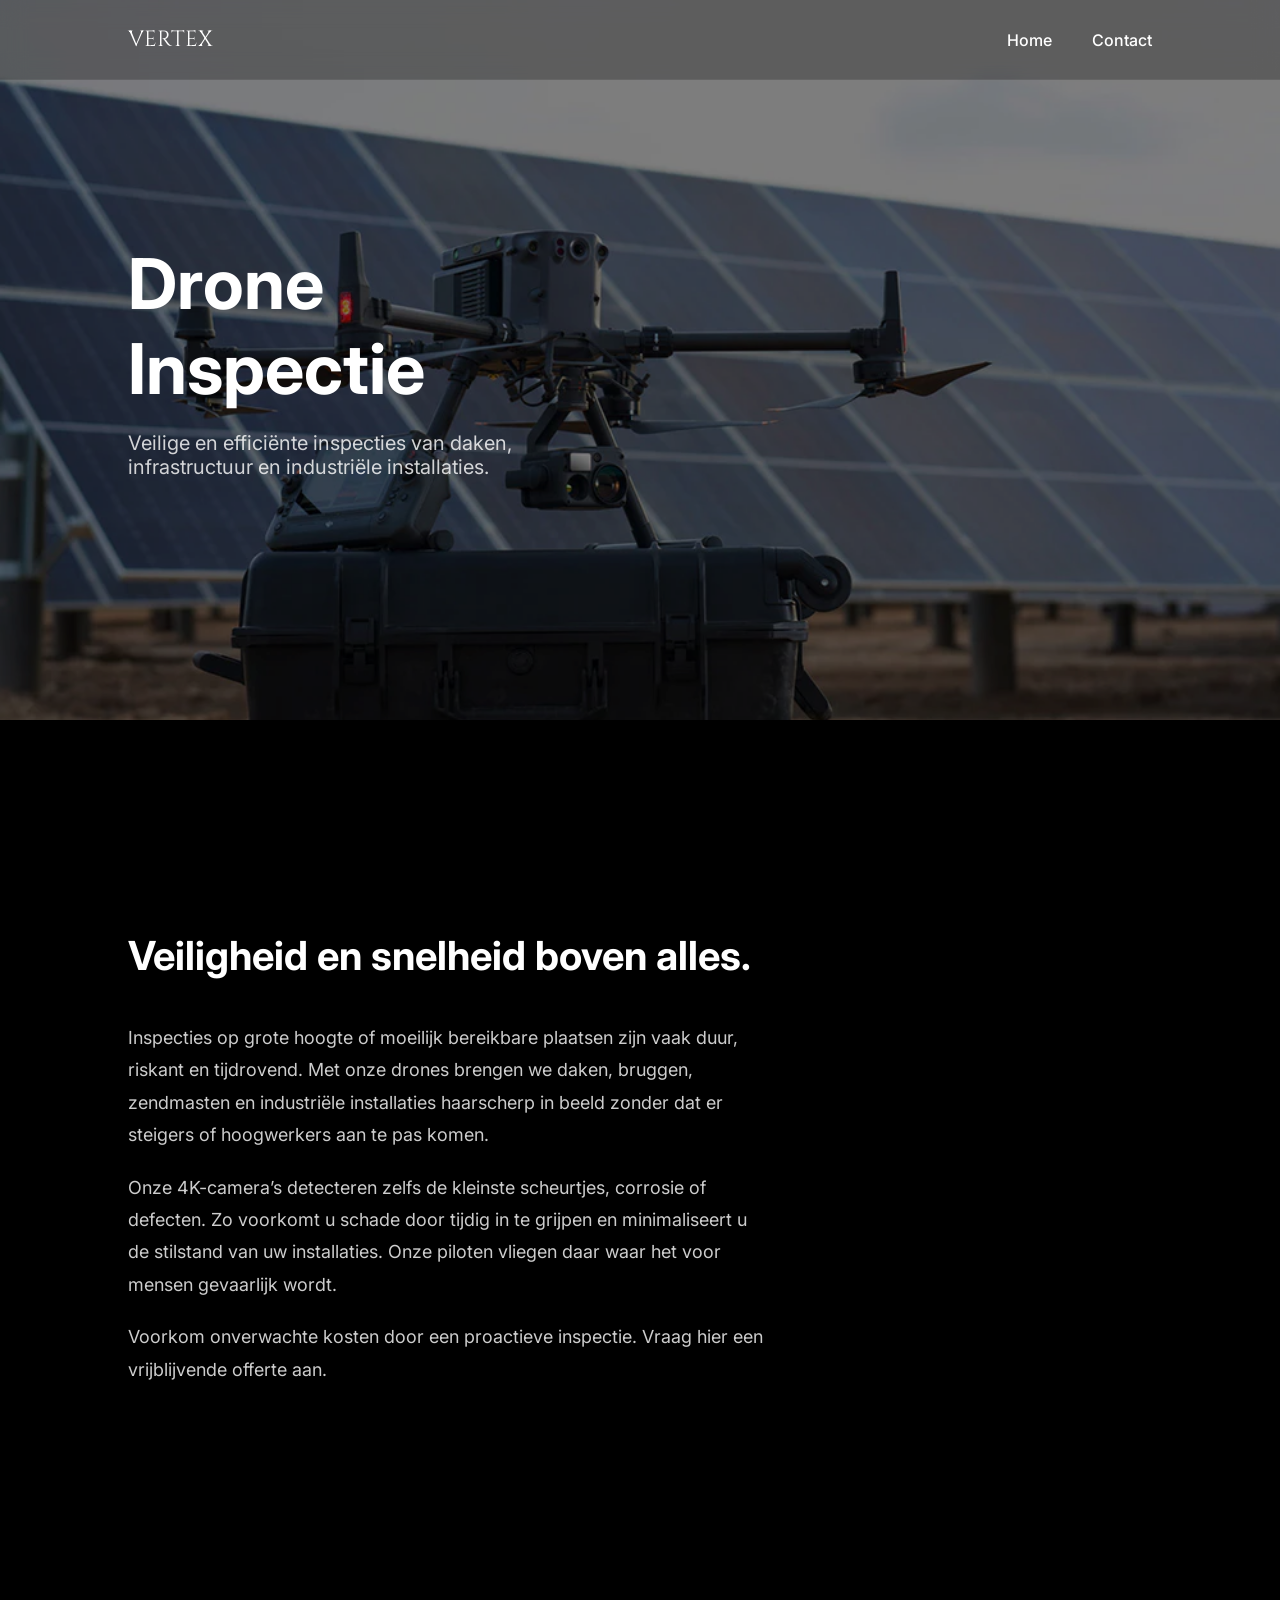
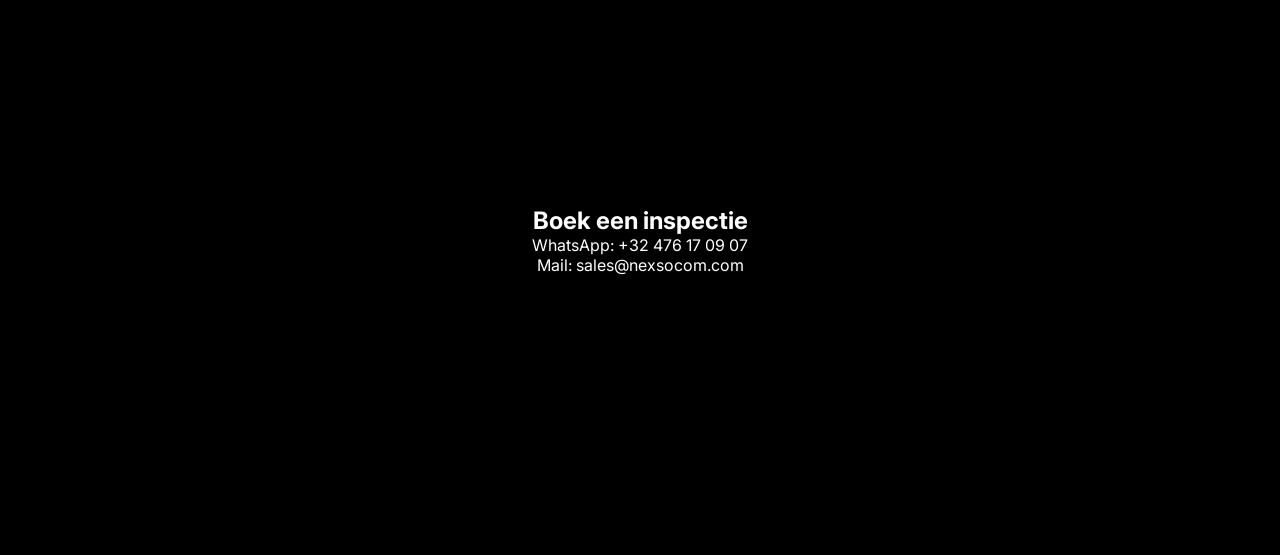
<file: inspectie.html>
<!DOCTYPE html>
<html lang="en">

<head>

<meta charset="UTF-8">
<meta name="viewport" content="width=device-width, initial-scale=1.0">

<title>Inspectie | VERTEX</title>

<link href="https://fonts.googleapis.com/css2?family=Cinzel:wght@700&family=Inter:wght@300;400;600&display=swap" rel="stylesheet">

<link rel="stylesheet" href="style.css">

</head>

<body>


<header>

<nav>

<div class="logo">VERTEX</div>

<ul>

<li><a href="index.html">Home</a></li>
<li><a href="index.html#contact">Contact</a></li>

</ul>

</nav>

</header>


<section class="serviceHero">

<img src="images/inspectie.jpg">

<div class="serviceHeroText">

<h1>Drone Inspectie</h1>

<p>
Veilige en efficiënte inspecties van daken,
infrastructuur en industriële installaties.
</p>

</div>

</section>



<section class="serviceContent">

<div class="serviceText">

<h2>Veiligheid en snelheid boven alles.</h2>

<p>
Inspecties op grote hoogte of moeilijk bereikbare plaatsen zijn vaak duur, riskant en tijdrovend. 
Met onze drones brengen we daken, bruggen, zendmasten en industriële installaties haarscherp in beeld zonder dat er steigers of hoogwerkers aan te pas komen.
</p>

<p>
Onze 4K-camera’s detecteren zelfs de kleinste scheurtjes, corrosie of defecten. 
Zo voorkomt u schade door tijdig in te grijpen en minimaliseert u de stilstand van uw installaties. 
Onze piloten vliegen daar waar het voor mensen gevaarlijk wordt.
</p>

<p>
Voorkom onverwachte kosten door een proactieve inspectie.
Vraag hier een vrijblijvende offerte aan.
</p>

</div>

</section>



<section class="serviceCTA">

<h2>Boek een inspectie</h2>

<p>

<p>

WhatsApp: +32 476 17 09 07<br>
Mail: sales@nexsocom.com

</p>

</section>

  <footer></footer>
  
</body>
</html>
</file>
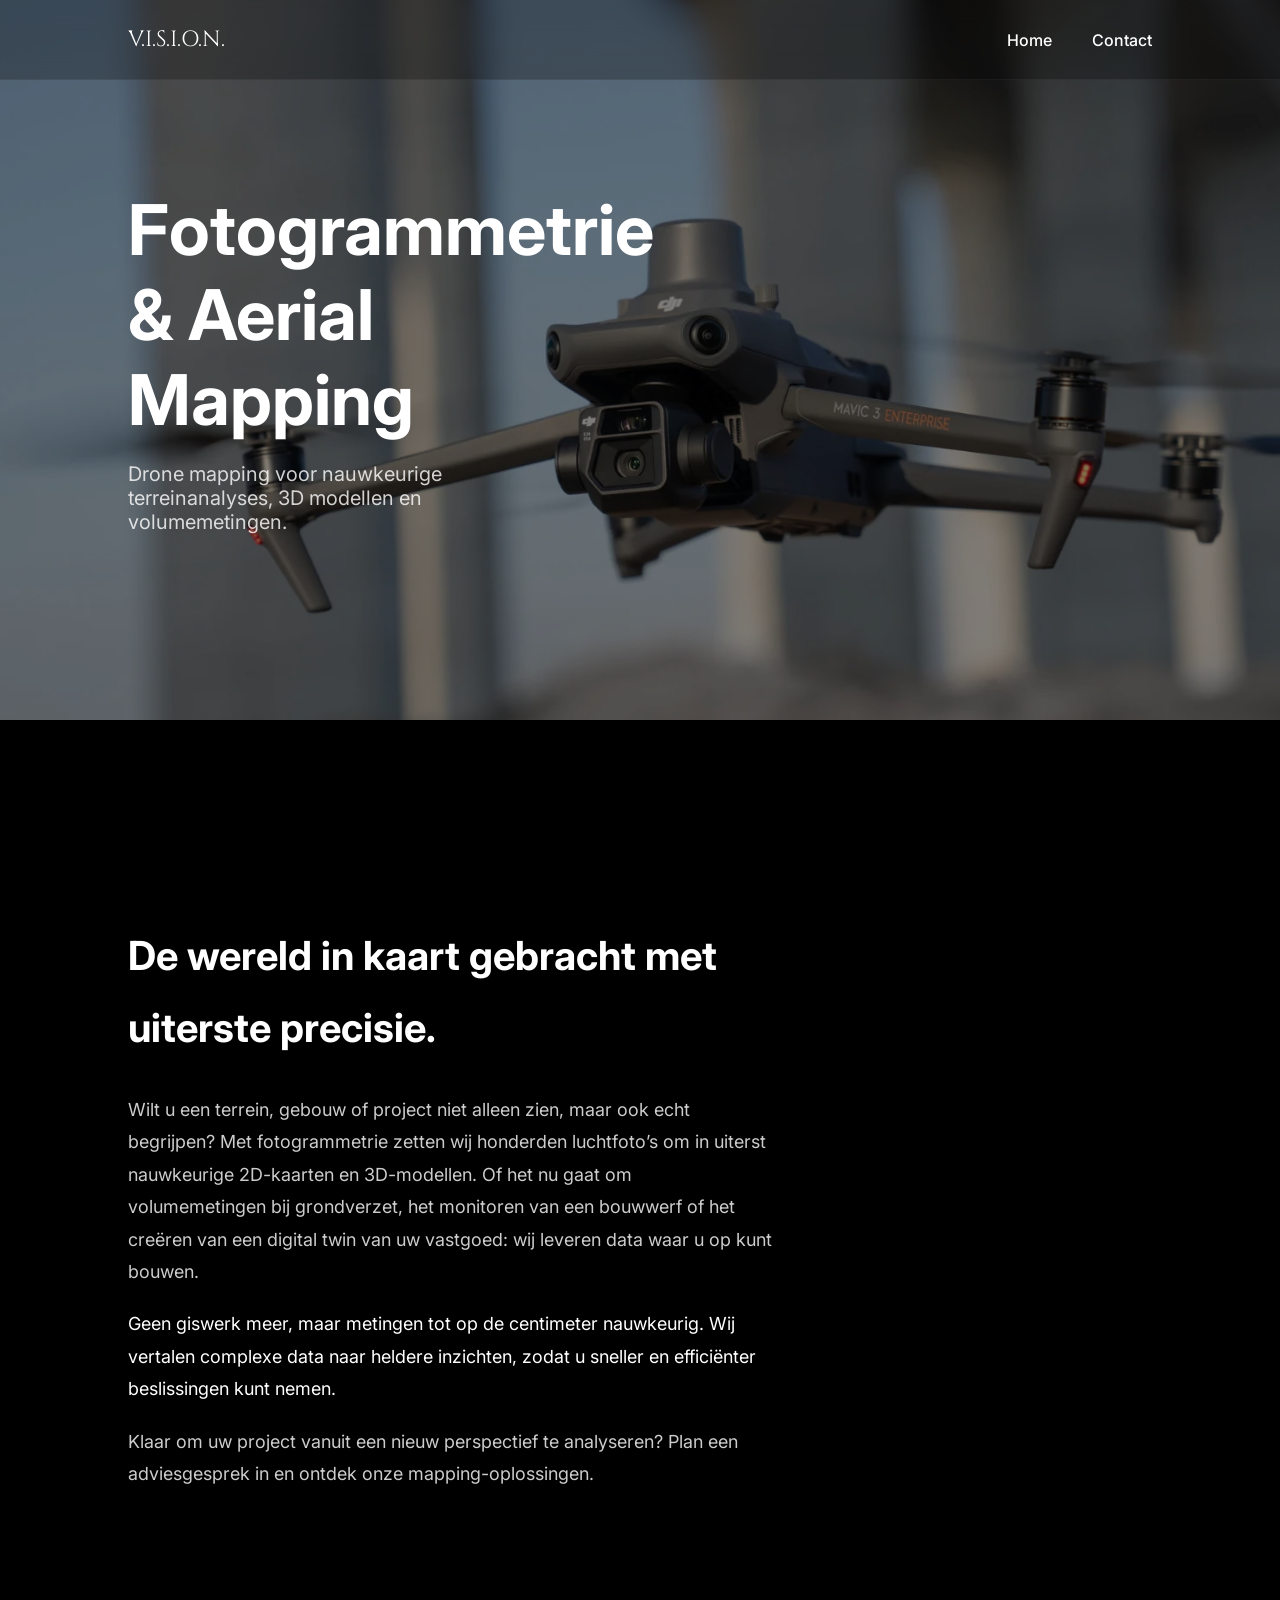
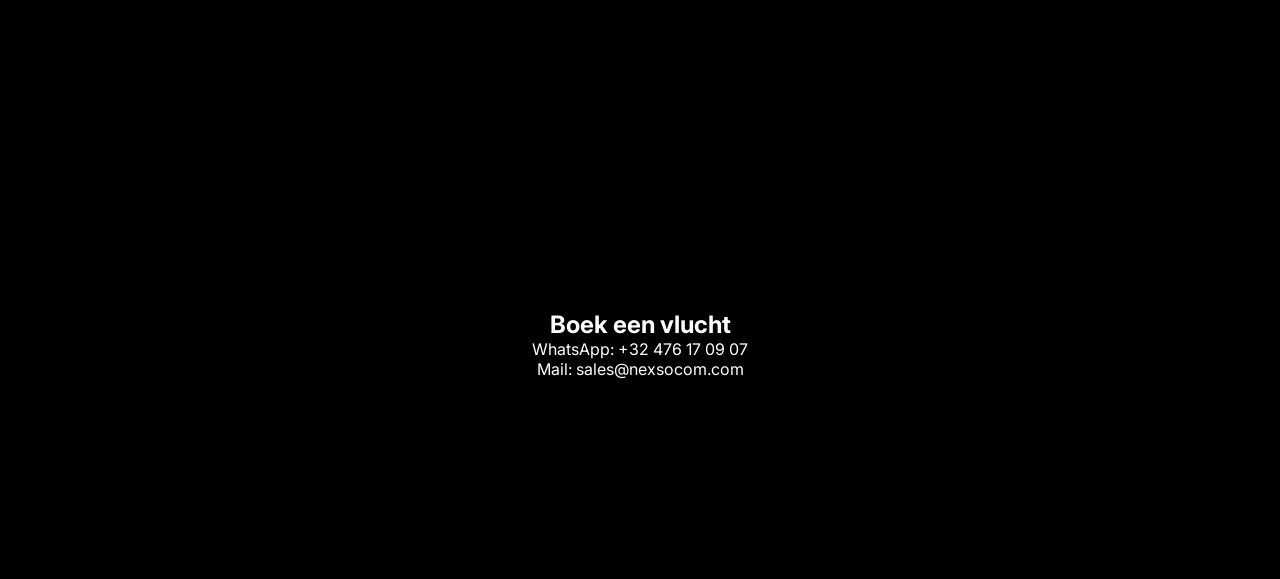
<file: mapping.html>
<!DOCTYPE html>
<html lang="en">

<head>

<meta charset="UTF-8">
<meta name="viewport" content="width=device-width, initial-scale=1.0">

<title>Fotogrammetrie | V.I.S.I.O.N.</title>

<link href="https://fonts.googleapis.com/css2?family=Cinzel:wght@700&family=Inter:wght@300;400;600&display=swap" rel="stylesheet">

<link rel="stylesheet" href="style.css">

</head>

<body>


<header>

<nav>

<div class="logo">V.I.S.I.O.N.</div>

<ul>

<li><a href="index.html">Home</a></li>
<li><a href="index.html#contact">Contact</a></li>

</ul>

</nav>

</header>



<section class="serviceHero">

<img src="images/mapping.jpg">

<div class="serviceHeroText">

<h1>Fotogrammetrie & Aerial Mapping</h1>

<p>
Drone mapping voor nauwkeurige terreinanalyses,
3D modellen en volumemetingen.
</p>

</div>

</section>



<section class="serviceContent">

<div class="serviceText">

<h2>De wereld in kaart gebracht met uiterste precisie.</h2>

<p>
Wilt u een terrein, gebouw of project niet alleen zien, maar ook echt begrijpen? 
Met fotogrammetrie zetten wij honderden luchtfoto’s om in uiterst nauwkeurige 2D-kaarten en 3D-modellen. 
Of het nu gaat om volumemetingen bij grondverzet, het monitoren van een bouwwerf of het creëren van een digital twin van uw vastgoed: wij leveren data waar u op kunt bouwen.
</p>

</p>
Geen giswerk meer, maar metingen tot op de centimeter nauwkeurig. 
Wij vertalen complexe data naar heldere inzichten, zodat u sneller en efficiënter beslissingen kunt nemen.
</p>

<p>
Klaar om uw project vanuit een nieuw perspectief te analyseren?
Plan een adviesgesprek in en ontdek onze mapping-oplossingen.
</p>
  
</div>

</section>



<section class="serviceCTA">

<h2>Boek een vlucht</h2>

<p>

WhatsApp: +32 476 17 09 07<br>
Mail: sales@nexsocom.com

</p>

</section>


</body>

</html>
</file>
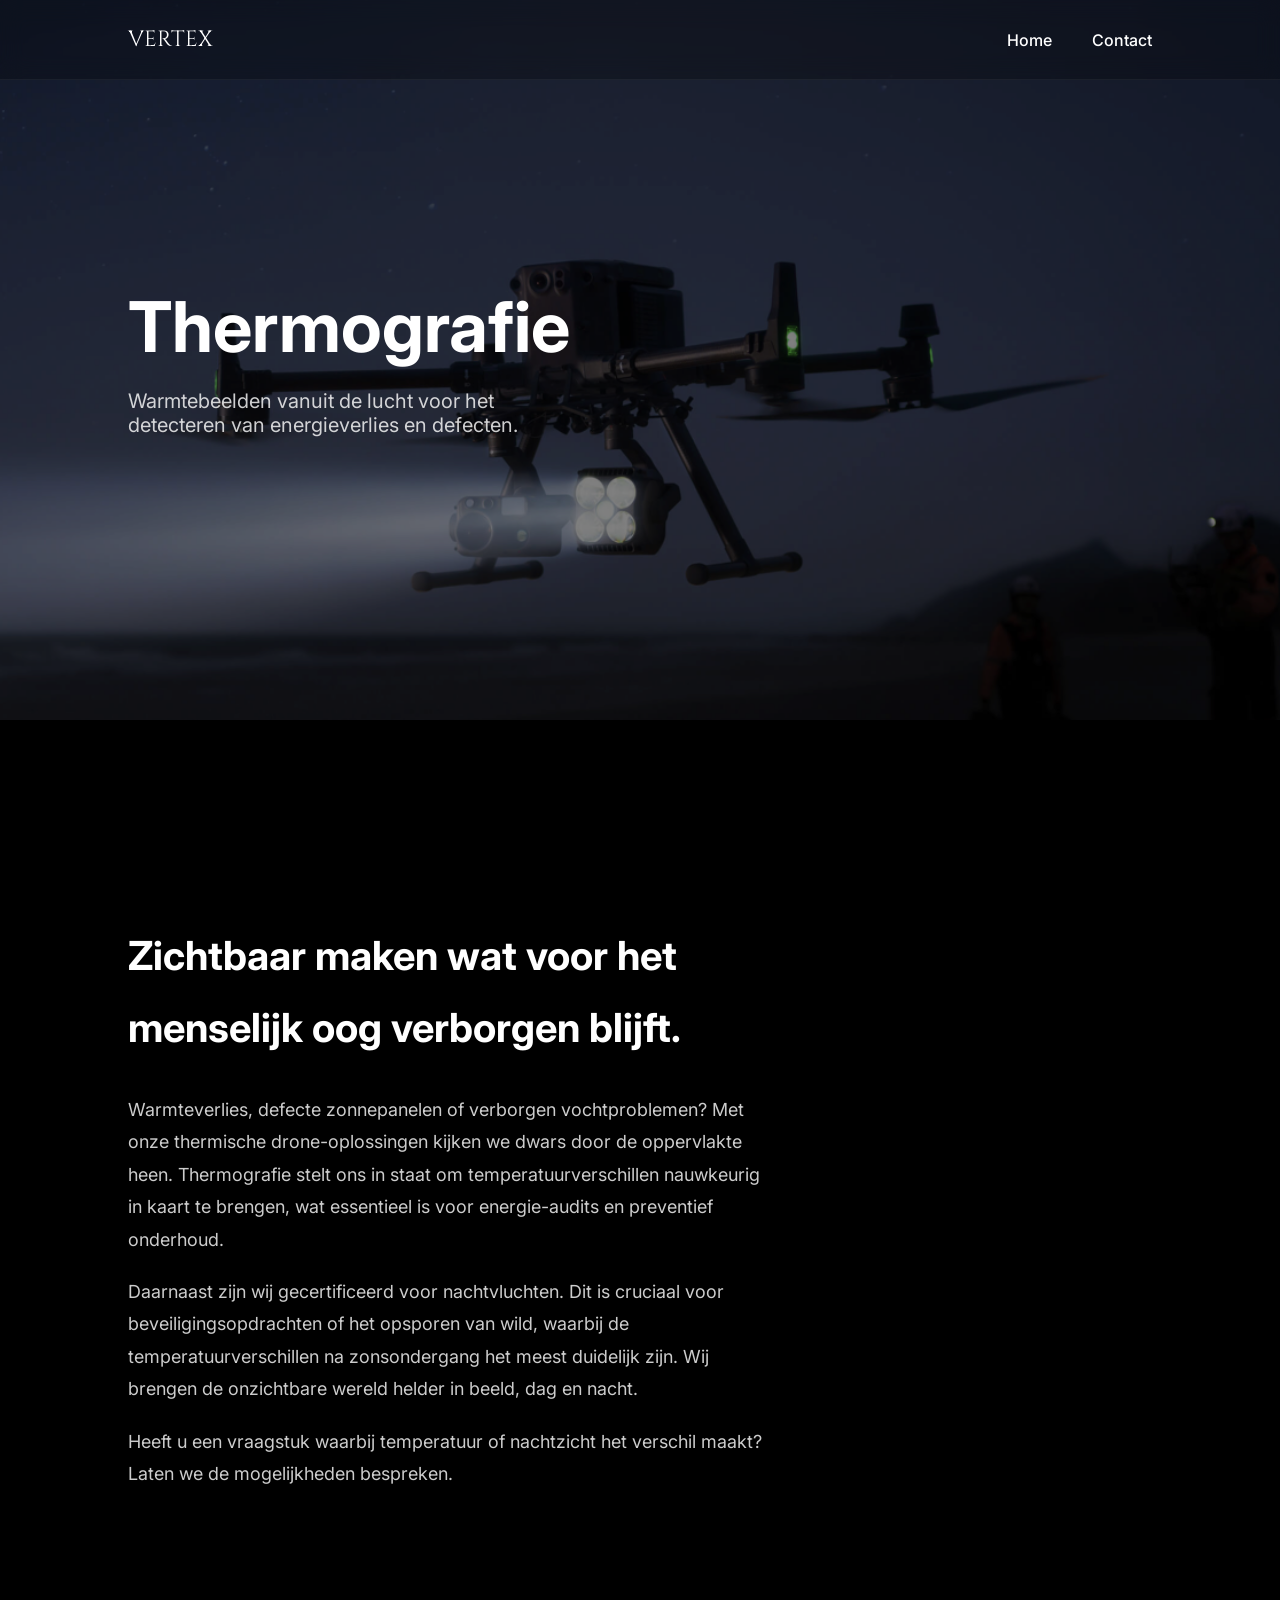
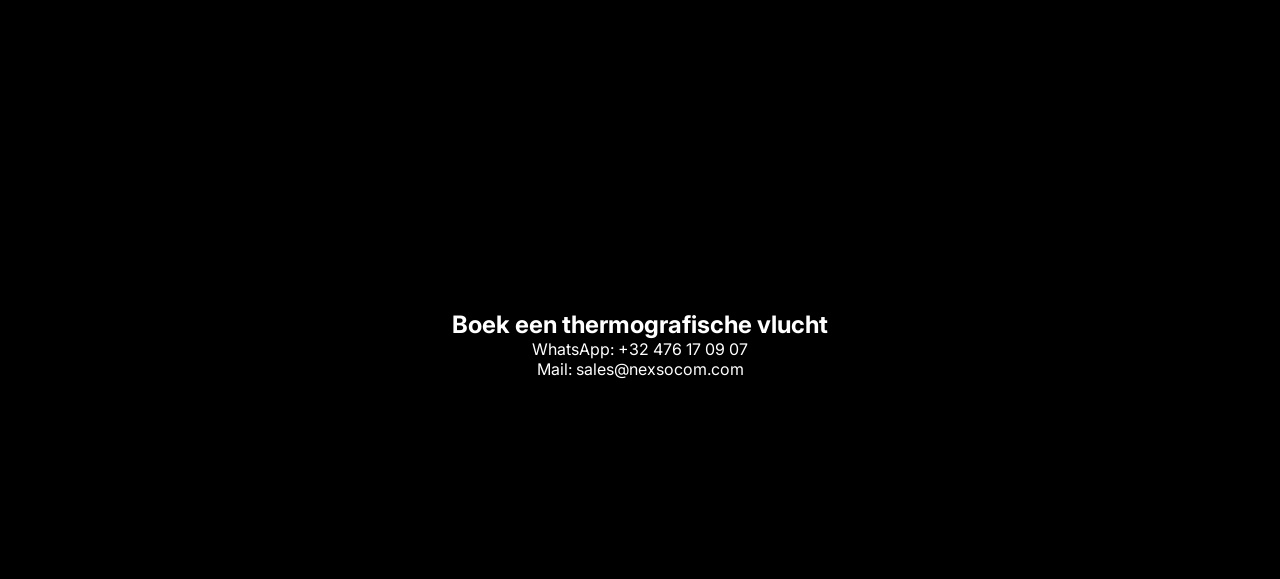
<file: thermografie.html>
<!DOCTYPE html>
<html lang="en">

<head>

<meta charset="UTF-8">
<meta name="viewport" content="width=device-width, initial-scale=1.0">

<title>Thermografie | VERTEX</title>

<link href="https://fonts.googleapis.com/css2?family=Cinzel:wght@700&family=Inter:wght@300;400;600&display=swap" rel="stylesheet">

<link rel="stylesheet" href="style.css">

</head>

<body>


<header>

<nav>

<div class="logo">VERTEX</div>

<ul>

<li><a href="index.html">Home</a></li>
<li><a href="index.html#contact">Contact</a></li>

</ul>

</nav>

</header>



<section class="serviceHero">

<img src="images/thermo.jpg">

<div class="serviceHeroText">

<h1>Thermografie</h1>

<p>
Warmtebeelden vanuit de lucht voor het
detecteren van energieverlies en defecten.
</p>

</div>

</section>



<section class="serviceContent">

<div class="serviceText">

<h2>Zichtbaar maken wat voor het menselijk oog verborgen blijft.</h2>

<p>
Warmteverlies, defecte zonnepanelen of verborgen vochtproblemen? 
Met onze thermische drone-oplossingen kijken we dwars door de oppervlakte heen. 
Thermografie stelt ons in staat om temperatuurverschillen nauwkeurig in kaart te brengen, wat essentieel is voor energie-audits en preventief onderhoud.
</p>

<p>
Daarnaast zijn wij gecertificeerd voor nachtvluchten. 
Dit is cruciaal voor beveiligingsopdrachten of het opsporen van wild, waarbij de temperatuurverschillen na zonsondergang het meest duidelijk zijn. 
Wij brengen de onzichtbare wereld helder in beeld, dag en nacht.
</p>

<p>
Heeft u een vraagstuk waarbij temperatuur of nachtzicht het verschil maakt?
Laten we de mogelijkheden bespreken.
</p>

</div>

</section>



<section class="serviceCTA">

<h2>Boek een thermografische vlucht</h2>

<p>

<p>

WhatsApp: +32 476 17 09 07<br>
Mail: sales@nexsocom.com

</p>

</section>

</body>
</html>
</file>
<file: style.css>
/* ================= RESET perfecte versie zonder bugs ================= */

* {
  margin: 0;
  padding: 0;
  box-sizing: border-box;
}

html {
  scroll-behavior: smooth;
}

body {
  font-family: 'Inter', sans-serif;
  background: black;
  color: white;
}


/* ================= VIDEO BACKGROUND ================= */

.videoBackground {
  position: fixed;
  top: 0;
  left: 0;
  width: 100%;
  height: 100%;
  z-index: -2;
}

#bgVideo {
  width: 100%;
  height: 100%;
  object-fit: cover;
}


/* ================= NAVBAR ================= */

header {
  position: fixed;
  width: 100%;
  top: 0;
  z-index: 100;
}

nav {
  display: flex;
  justify-content: space-between;
  align-items: center;
  padding: 25px 10%;
  background: rgba(0,0,0,0.25);
  backdrop-filter: blur(12px);
  border-bottom: 1px solid rgba(255,255,255,0.05);
}

.logo {
  font-family: 'Cinzel';
  font-size: 22px;
}

nav ul {
  list-style: none;
  display: flex;
  gap: 40px;
}

nav a {
  text-decoration: none;
  color: white;
  font-weight: 500;
}

nav a:visited {
  color: white;
}

nav a:hover {
  opacity: 0.7;
}


/* ================= HERO ================= */

.hero {
  position: relative;
  height: 100vh;
  display: flex;
  align-items: center;
  justify-content: center;
  text-align: center;
  background: rgba(0,0,0,0.7);
}

.heroContent {
  position: relative;
  z-index: 2;
}

.logoCutout {
  font-family: 'Cinzel', serif;
  font-size: 120px;
  color: transparent;
  -webkit-text-stroke: 1px white;
}

.heroTitle{
  display:flex;
  align-items:center;
  justify-content:center;
  gap:20px;

  flex-wrap:wrap; /* belangrijk voor mobile */
}

/* Subtekst naast VERTEX */
.heroSub{
  font-family:'Inter', sans-serif;
  font-size:22px;
  font-weight:300;

  letter-spacing:2px;
  text-transform:uppercase;

  opacity:0.7;

  transform:translateY(5px); /* lichte alignment tweak */
}

.heroContent p {
  margin-top: 20px;
  font-size: 20px;
}

.ctaBtn {
  margin-top: 30px;
  display: inline-block;
  padding: 14px 40px;
  border: 1px solid white;
  text-decoration: none;
  color: white;
}

.heroTitle{
  display:flex;
  align-items:center;
  justify-content:center;
  gap:30px;
}

/* rechter blok */
.heroRight{
  display:flex;
  align-items:stretch; /* 👈 zorgt dat divider full height kan worden */
  gap:20px;
}

/* divider FIX */
.divider{
  width:1px;
  background:rgba(255,255,255,0.35);

  align-self:stretch;   /* 👈 KEY: full height van content */
  height:auto;          /* 👈 laat flex het bepalen */

  margin:0;             /* reset eventuele spacing */
}

/* tekst rechts */
.heroSub{
  display:flex;
  flex-direction:column;
  justify-content:space-between; /* 👈 verdeelt mooi over hoogte */

  align-items:flex-start;

  font-family:'Inter', sans-serif;
  font-weight:300;
  text-transform:uppercase;

  letter-spacing:2px;
  line-height:1;

  opacity:0.8;
}

/* tekst grootte FIX */
.heroSub span{
  font-size:42px; /* 👈 groter = match met VERTEX hoogte */
}

/* ================= SPECIALISATIES ================= */

.specialisaties {
  padding: 200px 10%;
  background: black;
}

.specialisaties h2 {
  text-align: center;
  margin-bottom: 80px;
  font-size: 50px;
}

.specGrid {
  display: grid;
  grid-template-columns: repeat(3,1fr);
  gap: 40px;
  scroll-margin-top: 120px;
}

.specCard {
  position: relative;
  height: 500px;
  overflow: hidden;
  display: block;
  text-decoration: none;
  color: white;
  transition: all 0.5s ease;
  cursor: pointer;
}

.specCard img {
  width: 100%;
  height: 100%;
  object-fit: cover;
  transition: transform 0.8s ease;
}


/* ================= SPEC EFFECTS ================= */

.specCard::after {
  content: "";
  position: absolute;
  inset: 0;
  background: rgba(0,0,0,0.25);
  transition: 0.4s;
}

.specCard:hover::after {
  background: rgba(0,0,0,0.45);
}

.specCard:hover img {
  transform: scale(1.08);
}

.specText {
  position: absolute;
  top: 30px;
  left: 50%;
  transform: translate(-50%,0);
  font-size: 24px;
  font-weight: 600;
  text-align: center;
  z-index: 2;
  transition: 0.4s;
  text-shadow: 0 2px 10px rgba(0,0,0,0.6);
}

.specCard:hover .specText {
  transform: translate(-50%,-10px);
}

.specCard::before {
  content: "VIEW SERVICE →";
  position: absolute;
  bottom: 30px;
  left: 30px;
  font-size: 14px;
  letter-spacing: 2px;
  opacity: 0;
  z-index: 2;
  transition: 0.4s;
}

.specCard:hover::before {
  opacity: 1;
  transform: translateY(-5px);
}


/* ================= PROCESS ================= */

.processSection {
  padding: 200px 10%;
  background: black;
  text-align: center;
}

.processSection h2 {
  font-size: 50px;
  margin-bottom: 80px;
}

.processWrapper {
  position: relative;
}

.processLine {
  position: absolute;
  top: 20px;
  left: 0;
  width: 100%;
  height: 1px;
  background: rgba(255,255,255,0.1);
}

.processGrid {
  display: grid;
  grid-template-columns: repeat(4,1fr);
  gap: 40px;
  position: relative;
}

.processItem {
  position: relative;
  text-align: left;
  padding-top: 40px;
}

.processNumber {
  position: absolute;
  top: 0;
  left: 0;
  font-size: 14px;
  letter-spacing: 2px;
  background: black;
  padding: 4px 10px;
  border: 1px solid rgba(255,255,255,0.15);
  opacity: 0.6;
}

.processItem h3 {
  margin: 20px 0 10px;
  font-size: 22px;
}

.processItem p {
  font-size: 14px;
  line-height: 1.6;
  opacity: 0.7;
}

.processItem:hover .processNumber {
  opacity: 1;
  border-color: rgba(255,255,255,0.4);
}


/* ================= WHY ================= */

.whySection {
  padding: 150px 10%;
  background: black;
  text-align: center;
}

.whySection h2 {
  font-size: 50px;
  margin-bottom: 60px;
}

.whyGrid {
  display: grid;
  grid-template-columns: repeat(4,1fr);
  gap: 30px;
}

.whyItem {
  background: rgba(255,255,255,0.05);
  border: 1px solid rgba(255,255,255,0.1);
  padding: 40px 25px;
  border-radius: 12px;
  text-align: center;
  position: relative;
  overflow: hidden;
  transition: 0.4s;
}

.whyItem::before {
  content: "";
  position: absolute;
  inset: -50%;
  background: linear-gradient(120deg, rgba(255,255,255,0.05), transparent, rgba(255,255,255,0.05));
  transform: rotate(45deg);
  opacity: 0;
  transition: 0.5s;
}

.whyItem:hover::before {
  opacity: 1;
}

.whyItem:hover {
  transform: translateY(-10px);
  box-shadow: 0 15px 40px rgba(255,255,255,0.1);
  border-color: rgba(255,255,255,0.25);
}

.whyIcon {
  font-size: 40px;
  margin-bottom: 20px;
  transition: 0.4s;
}

.whyItem:hover .whyIcon {
  transform: scale(1.2) rotate(-5deg);
}

.whyItem h3 {
  font-size: 20px;
  margin-bottom: 10px;
}

.whyItem p {
  font-size: 14px;
  opacity: 0.8;
  line-height: 1.6;
}


/* ================= QUOTE ================= */

.quoteSection {
  padding: 40px 10%;
  background: black;
  display: flex;
  justify-content: space-between;
  gap: 40px;
}

.quoteLayout {
  display: flex;
  justify-content: space-between;
  gap: 80px;
}

.quoteWrapper {
  max-width: 520px;
  border-left: 2px solid rgba(255,255,255,0.2);
  padding-left: 20px;
}

.quoteText {
  font-size: 20px;
  font-style: italic;
  line-height: 1.6;
  margin-bottom: 12px;
  opacity: 0.9;
}

.quoteExplanation {
  font-size: 14px;
  line-height: 1.6;
  opacity: 0.6;
}

.quoteImage {
  position: relative;
  width: 45%;
  max-width: 650px;

  margin-right: 5%; /* haalt hem weg van de rand */
  
  border-radius: 12px;
  overflow: hidden;

  flex-shrink: 0;

  /* subtiele premium border */
  border: 1px solid rgba(255,255,255,0.08);

  /* diepte */
  box-shadow: 0 20px 60px rgba(0,0,0,0.6);

  background: rgba(255,255,255,0.02); /* mini glow base */
}

.quoteImage video {
  width: 100%;
  height: 100%;
  object-fit: cover;
  opacity: 0.95;
  mask-image: linear-gradient(to left, black 70%, transparent);
}


/* ================= CINEMATICS ================= */

.cinematics {
  padding: 100px 10%;
  background: black;
  text-align: center;
}

.cinematics h2 {
  font-size: 60px;
  margin-bottom: 80px;
  letter-spacing: 2px;
  text-transform: uppercase;
}

.cinematicGallery {
  display: flex;
  flex-wrap: wrap;
  gap: 20px;
  justify-content: center;
}

.cinematicGallery {
  display: grid;
  grid-template-columns: repeat(auto-fit, minmax(280px, 1fr));
  gap: 25px;
  padding: 0 10%;
}

.cinematicItem {
  width: 300px;
  height: 170px;
  overflow: hidden;
  border-radius: 8px;
  cursor: pointer;
}

.cinematicItem video {
  width: 100%;
  height: 100%;
  object-fit: cover;
  transition: 0.5s;
}


/* ================= CONTACT ================= */

.contact {
  padding: 200px 10%;
  text-align: center;
  background: black;
}

.contact h2 {
  font-size: 50px;
}


/* ================= FOOTER ================= */

footer {
  text-align: center;
  padding: 40px;
  background: black;
}

@media (max-width: 768px){

.heroTitle{
  flex-direction:column;
  gap:10px;
}

.heroSub{
  font-size:14px;
  letter-spacing:1px;
  transform:none;
}

}

/* ================= MOBILE OPTIMIZATIONS ================= */

@media (max-width: 768px) {

  /* STOP HORIZONTAAL SCROLLEN */
  html, body {
    overflow-x: hidden;
  }

  body {
    width: 100%;
  }

  /* NAVBAR */
  nav ul {
    display: none;
  }

  nav {
    justify-content: center;
    padding: 15px 5%;
  }

  .logo {
    font-size: 20px;
  }

  /* HERO */
  .hero {
    height: 90vh;
    padding: 0 5%;
  }

  .logoCutout {
    font-size: 56px;
    line-height: 1.1;
  }

  .heroTitle {
    flex-direction: column;
    gap: 15px;
  }

  .heroRight {
    flex-direction: column;
    align-items: center;
    gap: 10px;
  }

  /* Divider wordt horizontaal */
  .divider {
    width: 60px;
    height: 1px;
    background: rgba(255,255,255,0.3);
  }

  /* Subtitle */
  .heroSub {
    align-items: center;
    text-align: center;
    gap: 5px;
  }

  .heroSub span {
    font-size: 20px;
    line-height: 1.2;
  }

  .heroContent p {
    font-size: 16px;
  }

  .ctaBtn {
    padding: 10px 25px;
    font-size: 14px;
  }

  /* SECTIONS PADDING FIX */
  .specialisaties,
  .processSection,
  .whySection,
  .contact {
    padding: 80px 5%;
  }

  /* TITELS */
  .specialisaties h2,
  .processSection h2,
  .whySection h2,
  .contact h2 {
    font-size: 32px;
  }

  /* GRIDS NAAR 1 KOLOM */
  .specGrid,
  .processGrid,
  .whyGrid {
    grid-template-columns: 1fr;
    gap: 20px;
  }

  .specCard {
    height: 280px;
  }

  /* PROCESS LINE UIT */
  .processLine {
    display: none;
  }

  /* QUOTE */
  .quoteSection {
    flex-direction: column;
    padding: 60px 5%;
    gap: 30px;
  }

  .quoteLayout {
    flex-direction: column;
    gap: 30px;
  }

  .quoteWrapper {
    max-width: 100%;
  }

  .quoteImage {
    width: 100%;
    margin: 0;
  }

  /* CINEMATICS */
  .cinematicItem {
    width: 100%;
    height: 180px;
  }

}


/* SERVICE PAGE HERO */

.serviceHero{

position:relative;

height:70vh;

overflow:hidden;

display:flex;
align-items:center;

}

.serviceHero img{

position:absolute;

width:100%;
height:100%;

object-fit:cover;

filter:brightness(0.5);

}

.serviceHeroText{

position:relative;

z-index:2;

padding:0 10%;

max-width:700px;

}

.serviceHeroText h1{

font-size:60px;

margin-bottom:20px;

}



/* SERVICE CONTENT */

.serviceContent{

padding:120px 10%;

max-width:900px;

}

.serviceContent h2{

font-size:36px;

margin-bottom:30px;

}

.serviceContent p{

line-height:1.8;

margin-bottom:20px;

opacity:0.8;

}



/* SERVICE CTA */

.serviceCTA{

padding:120px 10%;

text-align:center;

background:black;

}

/* SERVICE HERO */

.serviceHero{

position:relative;
height:80vh;

display:flex;
align-items:center;

overflow:hidden;

}

.serviceHero img{

position:absolute;

top:0;
left:0;

width:100%;
height:120%;

object-fit:cover;

transform:translateY(0);

z-index:-1;

}

.serviceHeroText{

position:relative;

padding:0 10%;

max-width:700px;

}

.serviceHeroText h1{

font-size:70px;
margin-bottom:20px;

}

.serviceHeroText p{

font-size:20px;
opacity:0.8;

}



/* SERVICE CONTENT */

.serviceContent{

padding:200px 10%;
background:black;

}

.serviceText{

max-width:700px;

font-size:18px;
line-height:1.8;

}

.serviceText h2{

font-size:40px;
margin-bottom:30px;

}


/* CTA */

.serviceCTA{

padding:200px 10%;

text-align:center;

background:black;

}

@media (max-width: 768px) {

  .serviceHeroText {
    padding: 0 5%;
  }

  .serviceHeroText h1 {
    font-size: 36px;
    line-height: 1.2;
  }

  .serviceHeroText p {
    font-size: 16px;
    line-height: 1.5;
  }

  .serviceContent {
    padding: 80px 5%;
  }

  .serviceText {
    font-size: 16px;
    line-height: 1.6;
  }

  .serviceText h2 {
    font-size: 28px;
  }

}
</file>
